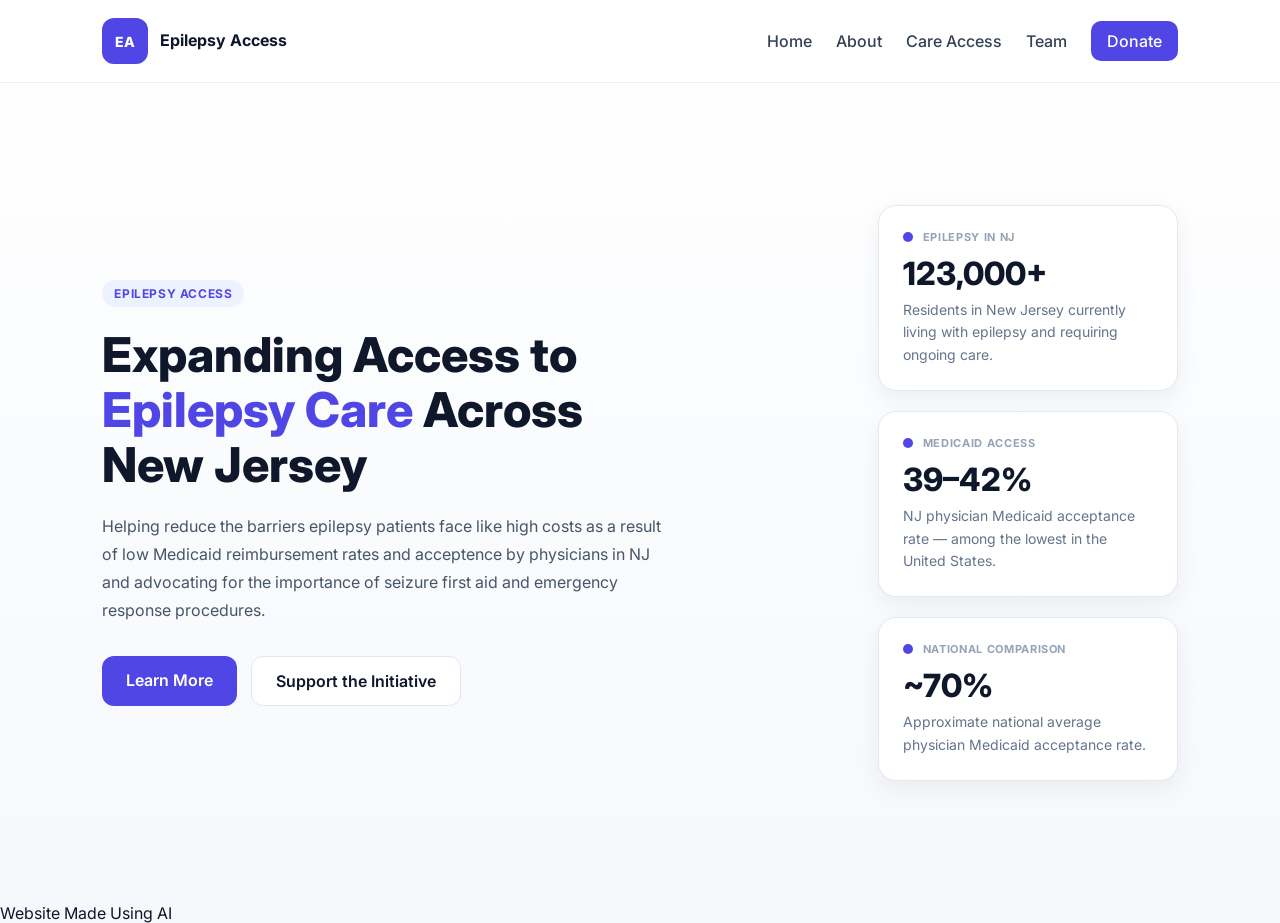
<file: index.html>
<!DOCTYPE html>
<html lang="en">
<head>
    <meta charset="UTF-8" />
    <meta name="viewport" content="width=device-width, initial-scale=1.0" />
    <title>Epilepsy Access NJ</title>
    <link rel="stylesheet" href="style.css" />
    <link rel="preconnect" href="https://fonts.googleapis.com">
    <link rel="preconnect" href="https://fonts.gstatic.com" crossorigin>
    <link href="https://fonts.googleapis.com/css2?family=Inter:wght@300;400;500;600;700;800;900&display=swap" rel="stylesheet">
</head>
<body>

    <nav class="navbar">
        <div class="logo-container">
            <div class="logo-box">EA</div>
            <div class="logo-text">
                <h2>Epilepsy Access</h2>
                <p></p>
            </div>
        </div>
        <ul class="nav-links">
            <li><a href="index.html">Home</a></li>
            <li><a href="about.html">About</a></li>
            <li><a href="care.html">Care Access</a></li>
            <li><a href="team.html">Team</a></li>
            <li><a href="donate.html" class="donate-nav-btn">Donate</a></li>
        </ul>
    </nav>

    <section class="hero">
        <div class="hero-left">
            <div class="hero-badge">EPILEPSY ACCESS</div>
            <h1>Expanding Access to <span>Epilepsy Care</span> Across New Jersey</h1>
            <p class="hero-description">
                Helping reduce the barriers epilepsy patients face like high costs as a result of low Medicaid reimbursement 
                rates and acceptence by physicians in NJ and advocating for the importance of seizure first aid and emergency 
                response procedures.
            </p>
            <div class="hero-buttons">
                <a href="about.html" class="primary-btn">Learn More</a>
                <a href="donate.html" class="secondary-btn">Support the Initiative</a>
            </div>
        </div>

        <div class="hero-right">
            <div class="stat-card">
                <div class="stat-header">
                    <div class="stat-icon"></div>
                    <span>EPILEPSY IN NJ</span>
                </div>
                <h2>123,000+</h2>
                <p>Residents in New Jersey currently living with epilepsy and requiring ongoing care.</p>
            </div>
            <div class="stat-card">
                <div class="stat-header">
                    <div class="stat-icon"></div>
                    <span>MEDICAID ACCESS</span>
                </div>
                <h2>39–42%</h2>
                <p>NJ physician Medicaid acceptance rate — among the lowest in the United States.</p>
            </div>
            <div class="stat-card">
                <div class="stat-header">
                    <div class="stat-icon"></div>
                    <span>NATIONAL COMPARISON</span>
                </div>
                <h2>~70%</h2>
                <p>Approximate national average physician Medicaid acceptance rate.</p>
            </div>
        </div>
    </section>
<footer>Website Made Using AI</footer>
</body>
</html>
</file>
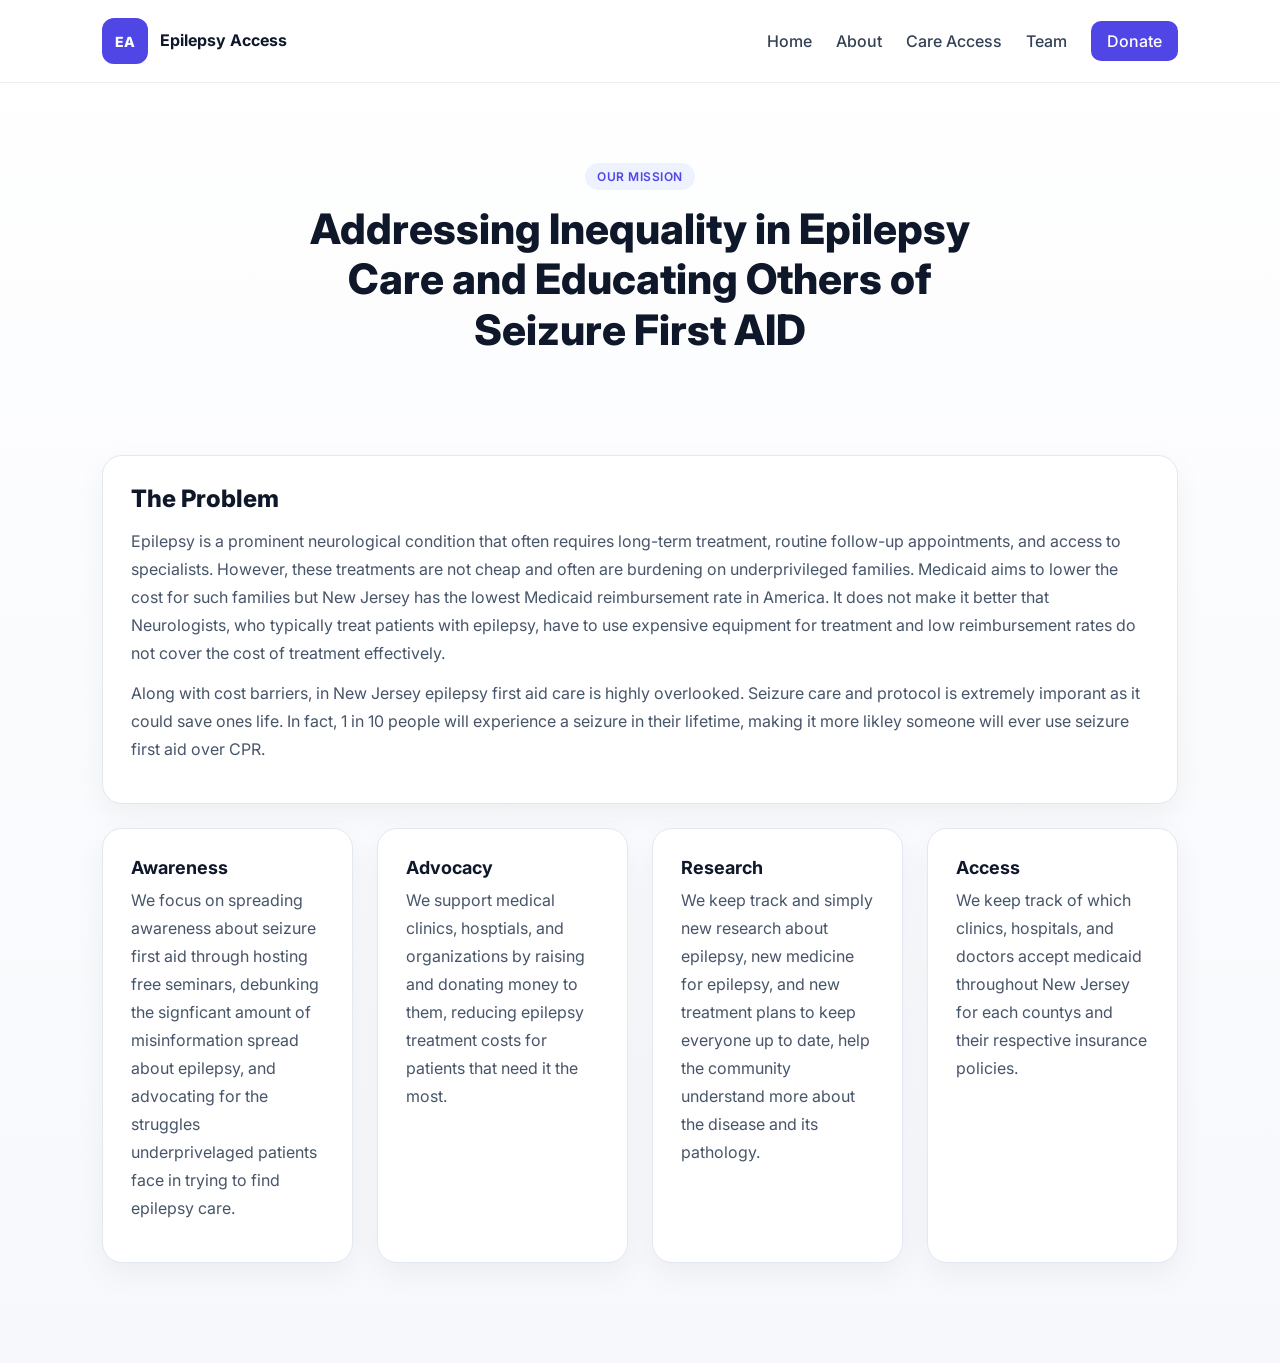
<file: about.html>
<!DOCTYPE html>
<html lang="en">
<head>
    <meta charset="UTF-8">
    <meta name="viewport" content="width=device-width, initial-scale=1.0">
    <title>About | Epilepsy Access NJ</title>
    <link rel="stylesheet" href="style.css">
    <link href="https://fonts.googleapis.com/css2?family=Inter:wght@300;400;500;600;700;800;900&display=swap" rel="stylesheet">
</head>
<body>

    <nav class="navbar">
        <div class="logo-container">
            <div class="logo-box">EA</div>
            <div class="logo-text">
                <h2>Epilepsy Access</h2>
                <p></p>
            </div>
        </div>
        <ul class="nav-links">
            <li><a href="index.html">Home</a></li>
            <li><a href="about.html">About</a></li>
            <li><a href="care.html">Care Access</a></li>
            <li><a href="team.html">Team</a></li>
            <li><a href="donate.html" class="donate-nav-btn">Donate</a></li>
        </ul>
    </nav>

    <section class="page-hero">
        <p class="section-tag">OUR MISSION</p>
        <h1>Addressing Inequality in Epilepsy Care and Educating Others of Seizure First AID</h1>
    </section>

    <section class="content-section">
        <div class="content-grid">
            <div class="content-card large-card">
                <h2>The Problem</h2>
                <p>Epilepsy is a prominent neurological condition that often requires long-term treatment, routine follow-up appointments, and access to specialists. 
                However, these treatments are not cheap and often are burdening on underprivileged families. Medicaid aims to lower the cost for such families
                but New Jersey has the lowest Medicaid reimbursement rate in America. It does not make it better that Neurologists, who typically treat patients with epilepsy,
                have to use expensive equipment for treatment and low reimbursement rates do not cover the cost of treatment effectively. </p>
                <p>Along with cost barriers, in New Jersey epilepsy first aid care is highly overlooked. Seizure care and protocol is extremely imporant
                    as it could save ones life. In fact, 1 in 10 people will experience a seizure in their lifetime, making it more likley someone will ever use 
                    seizure first aid over CPR.</p>
                
            </div>
            <div class="content-card">
                <h3>Awareness</h3>
                <p>We focus on spreading awareness about seizure first aid through hosting free seminars, debunking the signficant amount of misinformation spread about epilepsy, 
                    and advocating for the struggles underprivelaged patients face in trying to find epilepsy care.  </p>
            </div>
            <div class="content-card">
                <h3>Advocacy</h3>
                <p>We support medical clinics, hosptials, and organizations by raising and donating money to them, reducing epilepsy treatment costs for patients that need it the most. </p>
            </div>
            <div class="content-card">
                <h3>Research</h3>
                <p>We keep track and simply new research about epilepsy, new medicine for epilepsy, and new treatment plans to keep everyone up to date, help the community understand more 
                about the disease and its pathology.</p>
            </div>
            <div class="content-card">
                <h3>Access</h3>
                <p>We keep track of which clinics, hospitals, and doctors accept medicaid throughout New Jersey for each countys and their respective insurance policies.</p>
            </div>
        </div>
    </section>

</body>
</html>
</file>
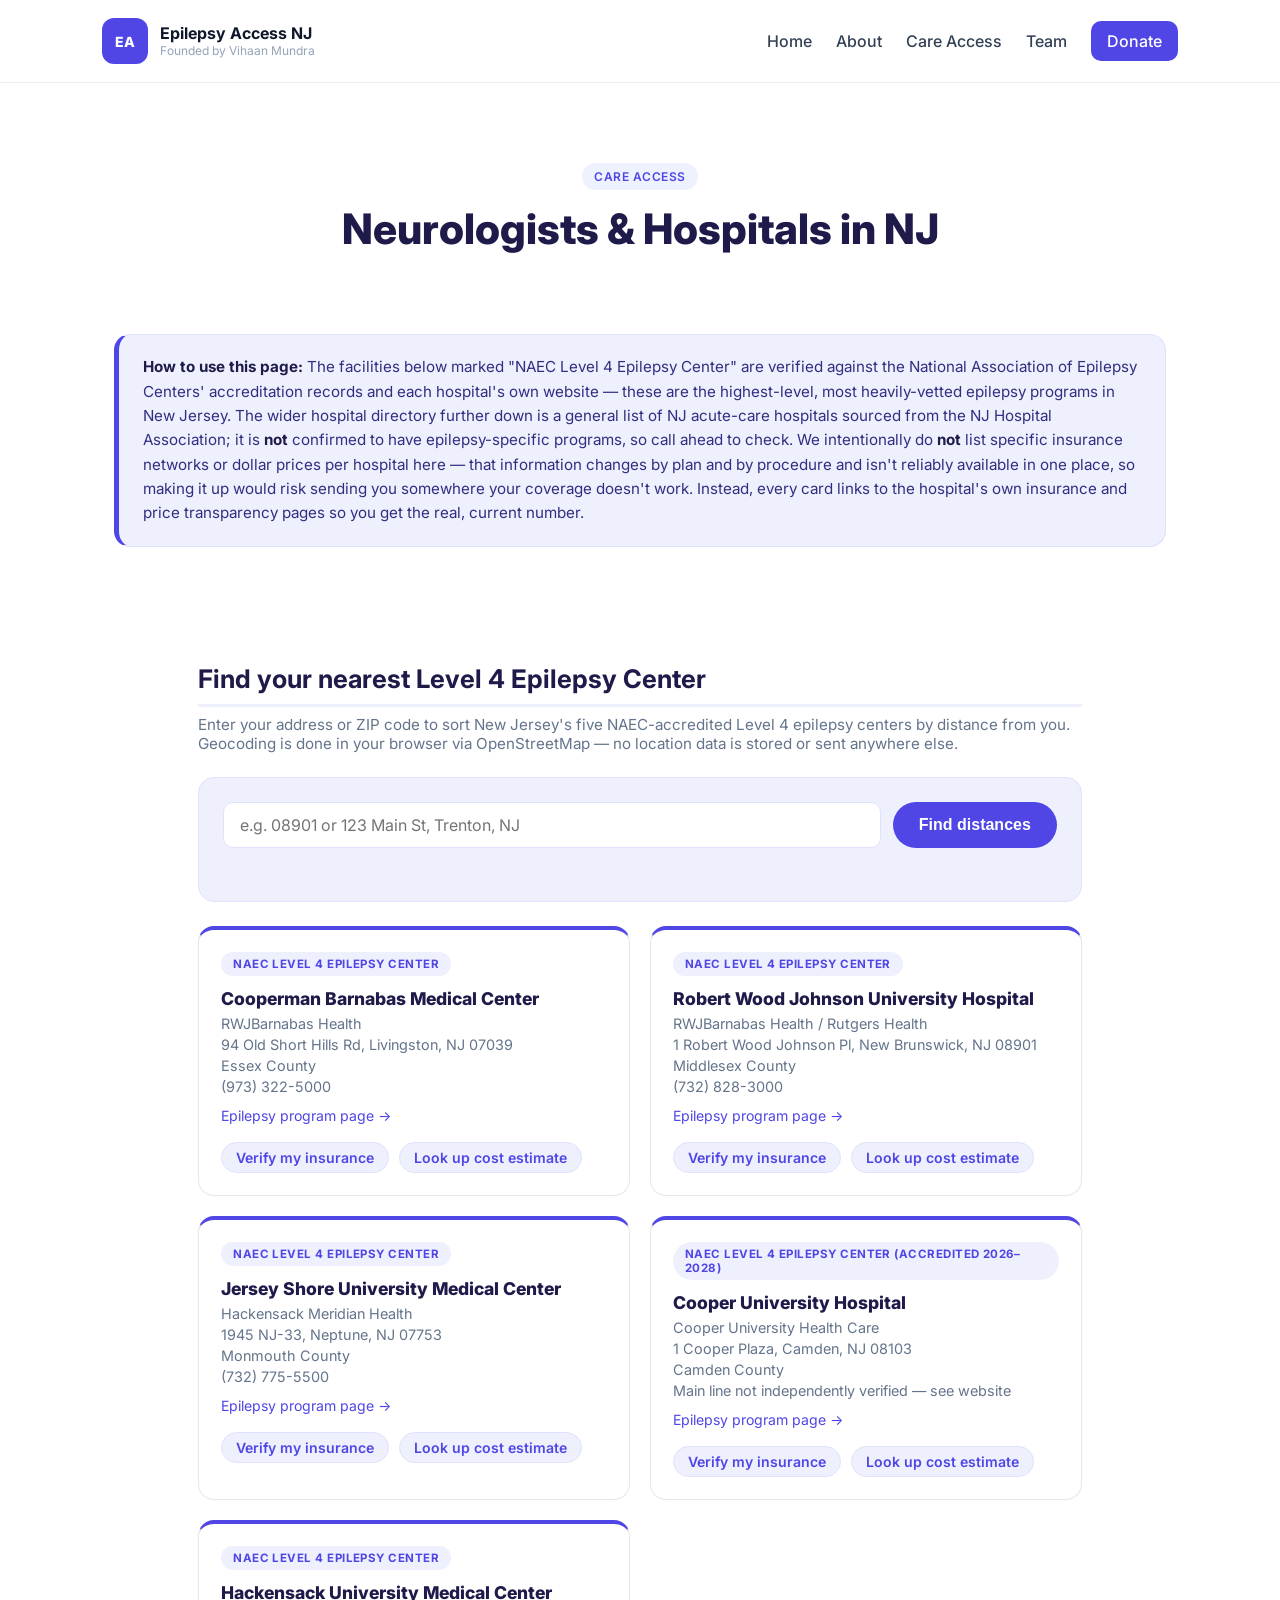
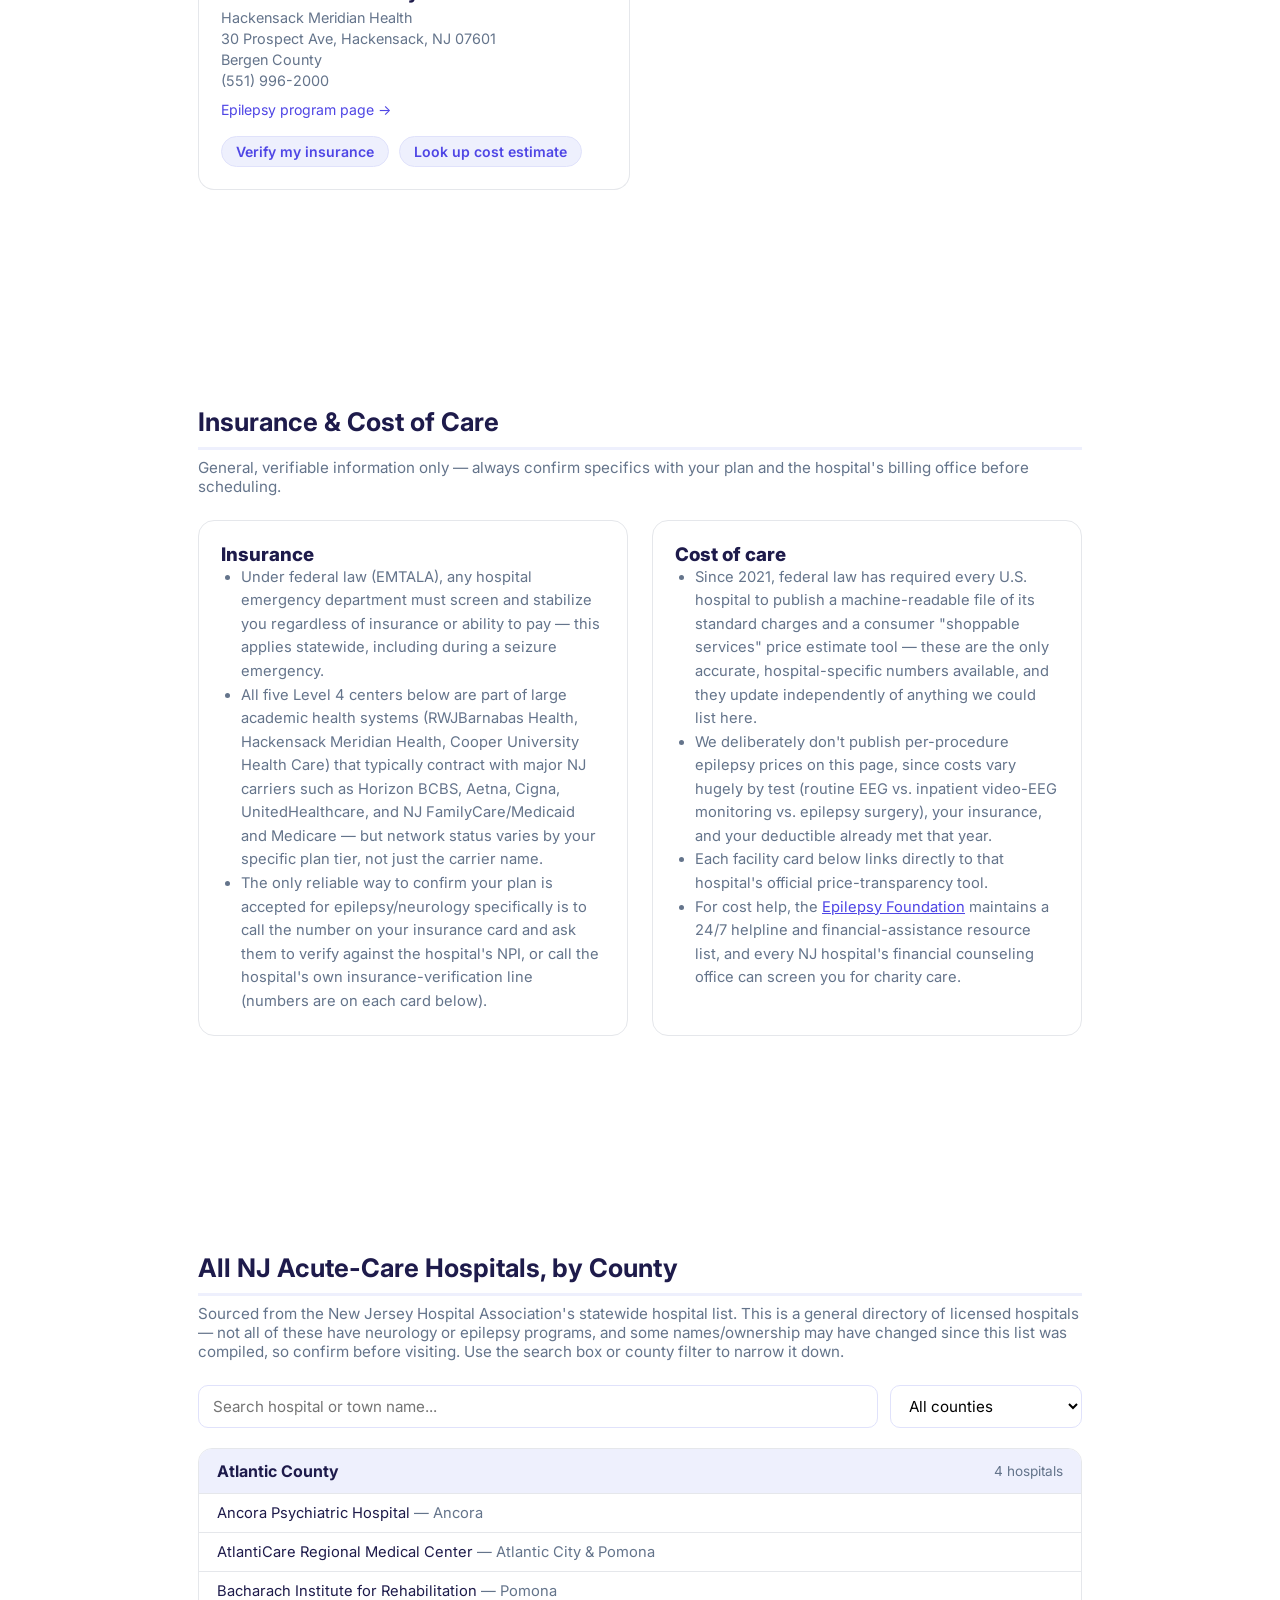
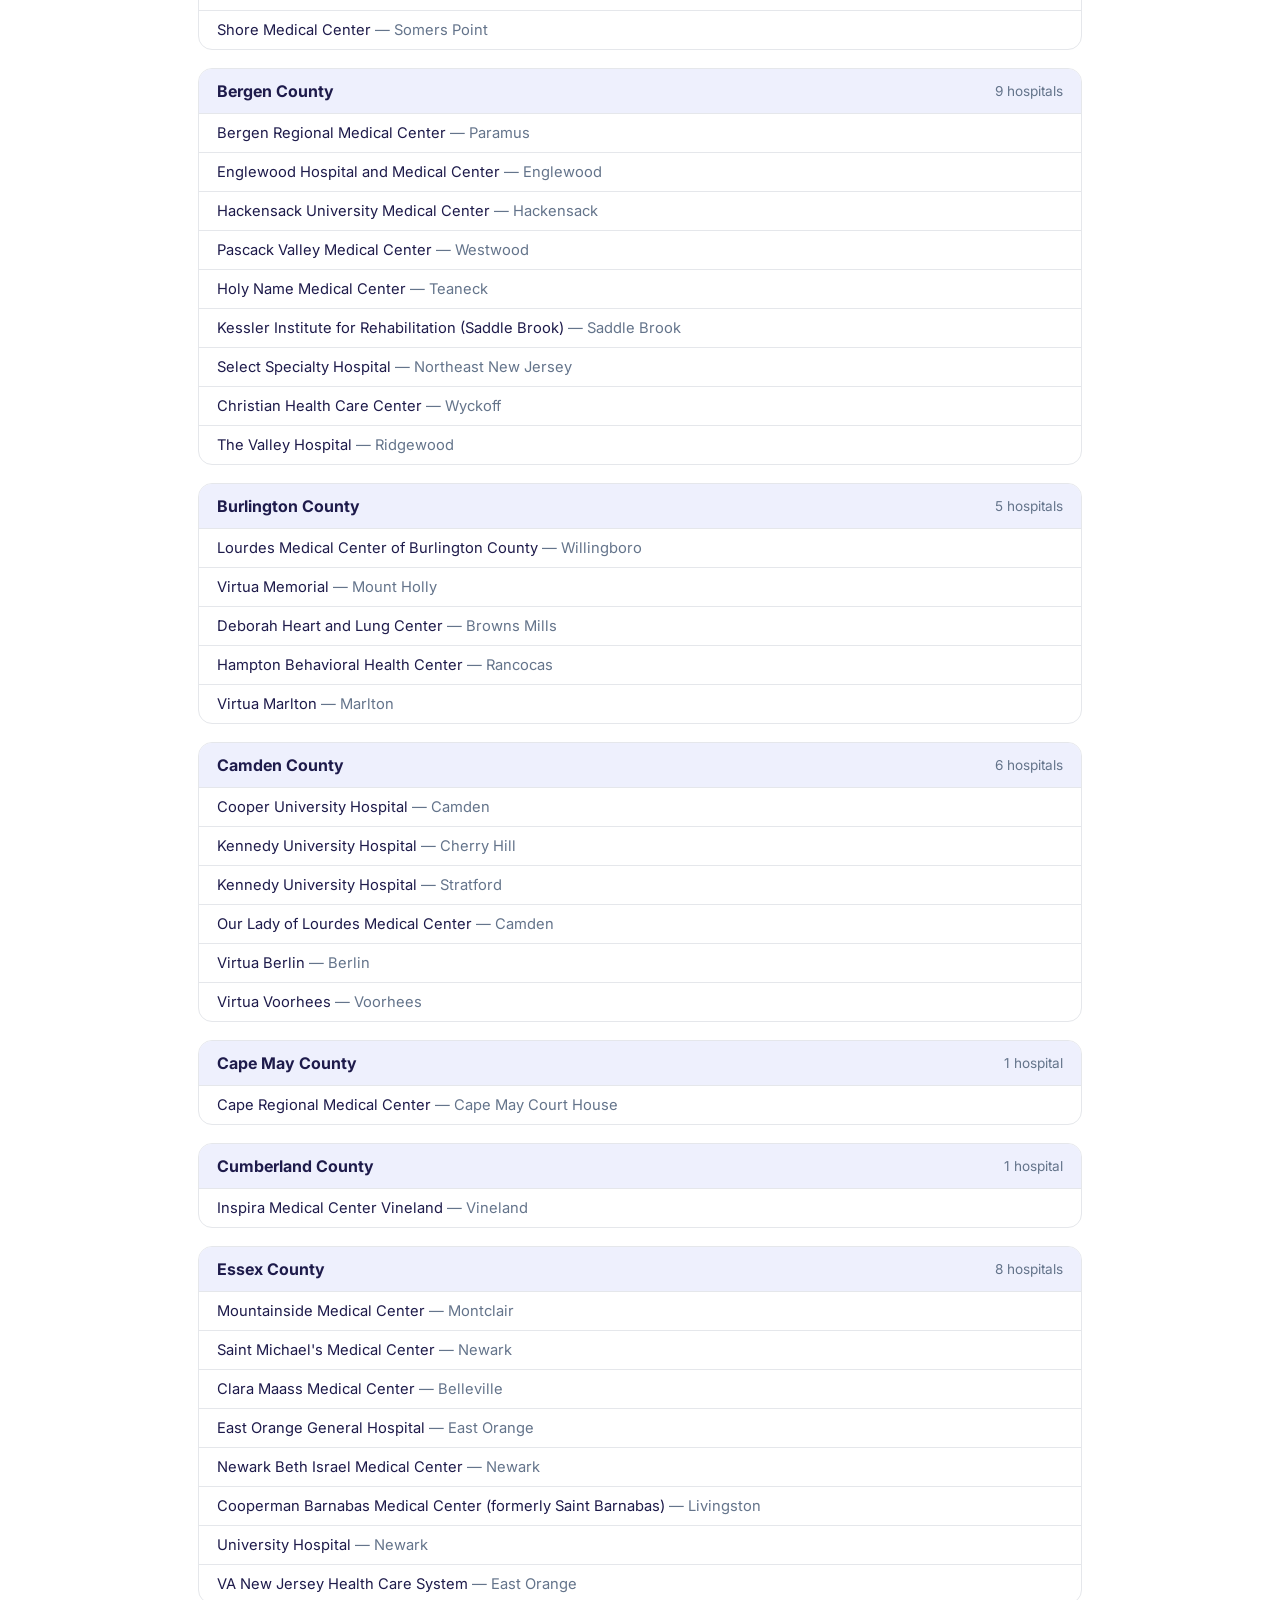
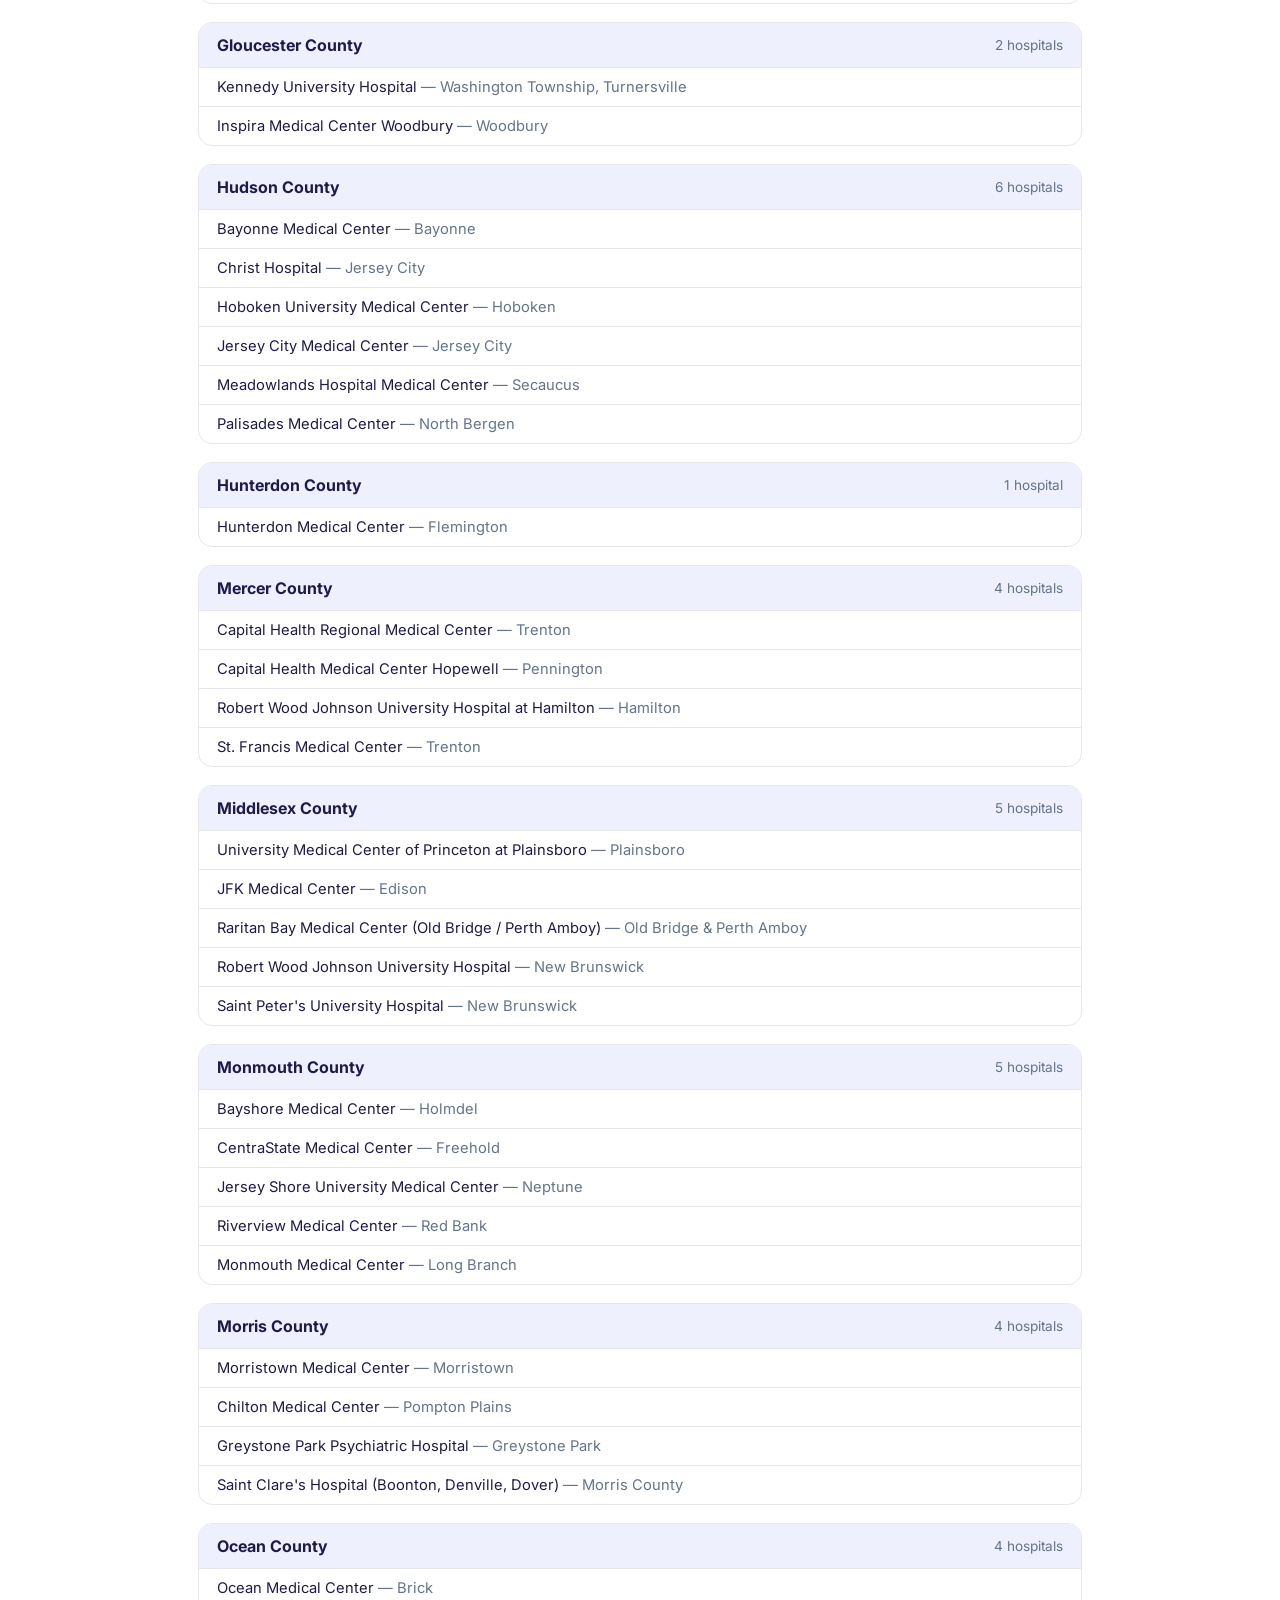
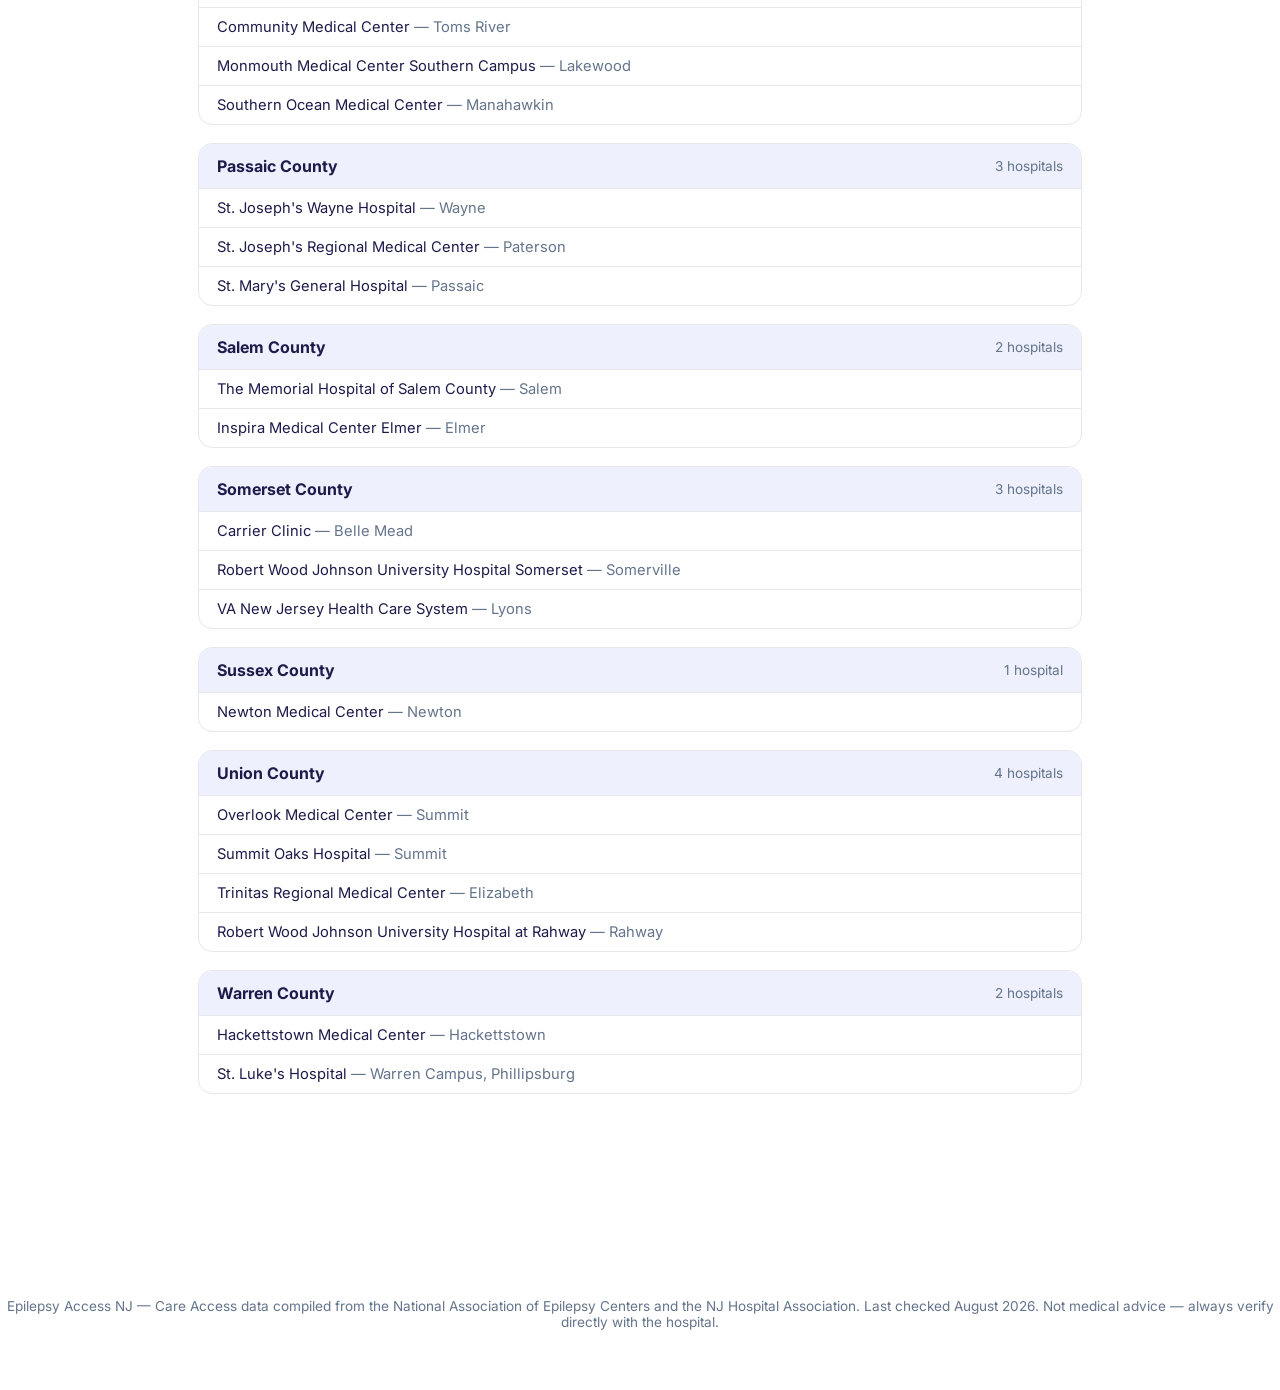
<file: care.html>
<!DOCTYPE html>
<html lang="en">
<head>
    <meta charset="UTF-8">
    <meta name="viewport" content="width=device-width, initial-scale=1.0">
    <title>Care Access | Epilepsy Access NJ</title>
    <link rel="stylesheet" href="style.css">
    <link href="https://fonts.googleapis.com/css2?family=Inter:wght@300;400;500;600;700;800;900&display=swap" rel="stylesheet">
    <style>
        /* ---------------------------------------------------------
           Page-specific styles for care.html
           Simple blue & white palette, kept consistent with the
           nav/hero markup already used on index.html.
           If style.css already defines .navbar, .logo-box, etc,
           these rules only ADD the care-access-page-specific pieces
           below so nothing should conflict.
        ----------------------------------------------------------*/
        :root{
            --blue-dark:#1e1b4b;      /* headline navy/indigo */
            --blue:#4f46e5;           /* primary indigo (logo, buttons, links) */
            --blue-mid:#6366f1;
            --blue-light:#eef0fd;     /* pale tag/panel background */
            --blue-border:#e0e2fb;
            --white:#ffffff;
            --gray-text:#64748b;
            --gray-line:#e5e7eb;
        }

        * { box-sizing: border-box; }

        body { font-family: 'Inter', Arial, sans-serif; color:#1e1b4b; background:var(--white); margin:0; }

        .wrap { max-width: 1100px; margin: 0 auto; padding: 0 24px; }

        /* ---------- disclaimer ---------- */
        .disclaimer {
            background: var(--blue-light);
            border: 1px solid var(--blue-border);
            border-left: 5px solid var(--blue);
            border-radius: 16px;
            padding: 20px 24px;
            margin: 40px auto;
            font-size: 0.95rem;
            line-height: 1.6;
            color: #312e81;
        }
        .disclaimer strong { color: var(--blue-dark); }

        /* ---------- section headers ---------- */
        .content-section { margin: 56px auto; }
        .content-section h2 {
            color: var(--blue-dark);
            font-size: 1.6rem;
            font-weight: 700;
            border-bottom: 3px solid var(--blue-light);
            padding-bottom: 10px;
            margin-bottom: 8px;
        }
        .content-section p.section-sub {
            color: var(--gray-text);
            font-size: 0.95rem;
            margin-top: 0;
            margin-bottom: 24px;
        }

        /* ---------- distance finder ---------- */
        .finder-box {
            background: var(--blue-light);
            border: 1px solid var(--blue-border);
            border-radius: 16px;
            padding: 24px;
        }
        .finder-row {
            display: flex;
            gap: 12px;
            flex-wrap: wrap;
        }
        .finder-row input[type="text"] {
            flex: 1;
            min-width: 220px;
            padding: 12px 16px;
            font-size: 1rem;
            border: 1px solid var(--blue-border);
            border-radius: 10px;
            font-family: inherit;
            background: var(--white);
        }
        .finder-row button {
            background: var(--blue);
            color: var(--white);
            border: none;
            padding: 12px 26px;
            border-radius: 999px;
            font-size: 1rem;
            font-weight: 600;
            cursor: pointer;
        }
        .finder-row button:hover { background: #4338ca; }
        .finder-status { margin-top: 12px; font-size: 0.9rem; color: var(--gray-text); min-height: 1.2em; }

        /* ---------- facility cards ---------- */
        .card-grid {
            display: grid;
            grid-template-columns: repeat(auto-fit, minmax(300px, 1fr));
            gap: 20px;
            margin-top: 24px;
        }
        .facility-card {
            border: 1px solid var(--gray-line);
            border-top: 4px solid var(--blue);
            border-radius: 16px;
            padding: 22px;
            background: var(--white);
        }
        .facility-card h3 { margin: 0 0 6px; color: var(--blue-dark); font-size: 1.1rem; font-weight: 800; }
        .badge {
            display: inline-block;
            background: var(--blue-light);
            color: var(--blue);
            font-size: 0.72rem;
            font-weight: 700;
            letter-spacing: .04em;
            padding: 5px 12px;
            border-radius: 999px;
            margin-bottom: 12px;
            text-transform: uppercase;
        }
        .facility-card .meta { font-size: 0.9rem; color: var(--gray-text); margin: 4px 0; }
        .facility-card .distance {
            margin-top: 12px;
            font-weight: 700;
            color: var(--blue-dark);
            font-size: 0.95rem;
        }
        .facility-card a { color: var(--blue); text-decoration: none; font-size: 0.88rem; }
        .facility-card a:hover { text-decoration: underline; }
        .card-links { margin-top: 12px; display:flex; flex-wrap:wrap; gap: 10px; }

        /* ---------- county directory ---------- */
        .directory-controls {
            display:flex;
            gap:12px;
            flex-wrap:wrap;
            margin-bottom: 20px;
        }
        .directory-controls input, .directory-controls select {
            padding: 10px 14px;
            border: 1px solid var(--blue-border);
            border-radius: 10px;
            font-family: inherit;
            font-size: 0.95rem;
            background: var(--white);
        }
        .directory-controls input { flex: 1; min-width: 200px; }

        .county-block { margin-bottom: 18px; border: 1px solid var(--gray-line); border-radius: 14px; overflow: hidden; }
        .county-header {
            background: var(--blue-light);
            padding: 12px 18px;
            font-weight: 700;
            color: var(--blue-dark);
            cursor: pointer;
            display:flex;
            justify-content: space-between;
            align-items: center;
        }
        .county-header .count { font-weight: 400; color: var(--gray-text); font-size: 0.85rem; }
        .county-list { list-style: none; margin: 0; padding: 0; }
        .county-list li {
            padding: 10px 18px;
            border-top: 1px solid var(--gray-line);
            font-size: 0.92rem;
        }
        .county-list li span.town { color: var(--gray-text); }
        .hidden { display: none; }

        /* ---------- info sections (insurance / pricing) ---------- */
        .info-two-col {
            display: grid;
            grid-template-columns: 1fr 1fr;
            gap: 24px;
        }
        @media (max-width: 720px) { .info-two-col { grid-template-columns: 1fr; } }
        .info-panel {
            background: var(--white);
            border: 1px solid var(--gray-line);
            border-radius: 16px;
            padding: 22px;
        }
        .info-panel h3 { color: var(--blue-dark); margin-top:0; font-weight: 800; }
        .info-panel ul { padding-left: 20px; color: var(--gray-text); font-size: 0.92rem; line-height:1.6; }
        .info-panel a { color: var(--blue); }

        .verify-link-btn {
            display:inline-block;
            margin-top: 6px;
            font-size: 0.82rem;
            background: var(--blue-light);
            border: 1px solid var(--blue-border);
            color: var(--blue);
            font-weight: 600;
            padding: 6px 14px;
            border-radius: 999px;
            text-decoration:none;
        }
        .verify-link-btn:hover { background: var(--blue-border); }

        footer.simple-footer {
            text-align:center;
            padding: 30px 0 60px;
            color: var(--gray-text);
            font-size: 0.85rem;
        }
    </style>
</head>
<body>
    <nav class="navbar">
        <div class="logo-container">
            <div class="logo-box">EA</div>
            <div class="logo-text">
                <h2>Epilepsy Access NJ</h2>
                <p>Founded by Vihaan Mundra</p>
            </div>
        </div>
        <ul class="nav-links">
            <li><a href="index.html">Home</a></li>
            <li><a href="about.html">About</a></li>
            <li><a href="care.html">Care Access</a></li>
            <li><a href="team.html">Team</a></li>
            <li><a href="donate.html" class="donate-nav-btn">Donate</a></li>
        </ul>
    </nav>

    <section class="page-hero">
        <p class="section-tag">CARE ACCESS</p>
        <h1>Neurologists & Hospitals in NJ</h1>
    </section>

    <div class="wrap">

        <div class="disclaimer">
            <strong>How to use this page:</strong> The facilities below marked "NAEC Level 4 Epilepsy Center" are verified
            against the National Association of Epilepsy Centers' accreditation records and each hospital's own website —
            these are the highest-level, most heavily-vetted epilepsy programs in New Jersey. The wider hospital directory
            further down is a general list of NJ acute-care hospitals sourced from the NJ Hospital Association; it is
            <strong>not</strong> confirmed to have epilepsy-specific programs, so call ahead to check. We intentionally do
            <strong>not</strong> list specific insurance networks or dollar prices per hospital here — that information
            changes by plan and by procedure and isn't reliably available in one place, so making it up would risk sending
            you somewhere your coverage doesn't work. Instead, every card links to the hospital's own insurance and price
            transparency pages so you get the real, current number.
        </div>

        <!-- ================= DISTANCE FINDER ================= -->
        <section class="content-section" id="finder">
            <h2>Find your nearest Level 4 Epilepsy Center</h2>
            <p class="section-sub">Enter your address or ZIP code to sort New Jersey's five NAEC-accredited Level 4 epilepsy centers by distance from you. Geocoding is done in your browser via OpenStreetMap — no location data is stored or sent anywhere else.</p>

            <div class="finder-box">
                <div class="finder-row">
                    <input type="text" id="userLocation" placeholder="e.g. 08901 or 123 Main St, Trenton, NJ" />
                    <button onclick="findDistances()">Find distances</button>
                </div>
                <div class="finder-status" id="finderStatus"></div>
            </div>

            <div class="card-grid" id="epilepsyCards"></div>
        </section>

        <!-- ================= INSURANCE & PRICING ================= -->
        <section class="content-section" id="insurance-pricing">
            <h2>Insurance & Cost of Care</h2>
            <p class="section-sub">General, verifiable information only — always confirm specifics with your plan and the hospital's billing office before scheduling.</p>
            <div class="info-two-col">
                <div class="info-panel">
                    <h3>Insurance</h3>
                    <ul>
                        <li>Under federal law (EMTALA), any hospital emergency department must screen and stabilize you regardless of insurance or ability to pay — this applies statewide, including during a seizure emergency.</li>
                        <li>All five Level 4 centers below are part of large academic health systems (RWJBarnabas Health, Hackensack Meridian Health, Cooper University Health Care) that typically contract with major NJ carriers such as Horizon BCBS, Aetna, Cigna, UnitedHealthcare, and NJ FamilyCare/Medicaid and Medicare — but network status varies by your specific plan tier, not just the carrier name.</li>
                        <li>The only reliable way to confirm your plan is accepted for epilepsy/neurology specifically is to call the number on your insurance card and ask them to verify against the hospital's NPI, or call the hospital's own insurance-verification line (numbers are on each card below).</li>
                    </ul>
                </div>
                <div class="info-panel">
                    <h3>Cost of care</h3>
                    <ul>
                        <li>Since 2021, federal law has required every U.S. hospital to publish a machine-readable file of its standard charges and a consumer "shoppable services" price estimate tool — these are the only accurate, hospital-specific numbers available, and they update independently of anything we could list here.</li>
                        <li>We deliberately don't publish per-procedure epilepsy prices on this page, since costs vary hugely by test (routine EEG vs. inpatient video-EEG monitoring vs. epilepsy surgery), your insurance, and your deductible already met that year.</li>
                        <li>Each facility card below links directly to that hospital's official price-transparency tool.</li>
                        <li>For cost help, the <a href="https://www.epilepsy.com" target="_blank" rel="noopener">Epilepsy Foundation</a> maintains a 24/7 helpline and financial-assistance resource list, and every NJ hospital's financial counseling office can screen you for charity care.</li>
                    </ul>
                </div>
            </div>
        </section>

        <!-- ================= GENERAL HOSPITAL DIRECTORY ================= -->
        <section class="content-section" id="directory">
            <h2>All NJ Acute-Care Hospitals, by County</h2>
            <p class="section-sub">Sourced from the New Jersey Hospital Association's statewide hospital list. This is a general directory of licensed hospitals — not all of these have neurology or epilepsy programs, and some names/ownership may have changed since this list was compiled, so confirm before visiting. Use the search box or county filter to narrow it down.</p>

            <div class="directory-controls">
                <input type="text" id="dirSearch" placeholder="Search hospital or town name..." onkeyup="renderDirectory()">
                <select id="dirCounty" onchange="renderDirectory()">
                    <option value="">All counties</option>
                </select>
            </div>

            <div id="directoryContainer"></div>
        </section>

    </div>

    <footer class="simple-footer">
        Epilepsy Access NJ — Care Access data compiled from the National Association of Epilepsy Centers and the NJ Hospital Association. Last checked August 2026. Not medical advice — always verify directly with the hospital.
    </footer>

<script>
/* ============================================================
   VERIFIED NAEC LEVEL 4 EPILEPSY CENTERS (New Jersey)
   Sourced directly from NAEC accreditation announcements and
   each hospital's own site. Phone numbers are the hospitals'
   published main lines, not epilepsy-department direct lines.
   ============================================================ */
const epilepsyCenters = [
    {
        name: "Cooperman Barnabas Medical Center",
        system: "RWJBarnabas Health",
        address: "94 Old Short Hills Rd, Livingston, NJ 07039",
        county: "Essex County",
        phone: "(973) 322-5000",
        level: "NAEC Level 4 Epilepsy Center",
        website: "https://www.rwjbh.org/cooperman-barnabas-medical-center/treatment-care/neurology-and-neurosurgical-services/department-of-neurology/adult-and-pediatric-comprehensive-epilepsy-cente/"
    },
    {
        name: "Robert Wood Johnson University Hospital",
        system: "RWJBarnabas Health / Rutgers Health",
        address: "1 Robert Wood Johnson Pl, New Brunswick, NJ 08901",
        county: "Middlesex County",
        phone: "(732) 828-3000",
        level: "NAEC Level 4 Epilepsy Center",
        website: "https://www.rwjbh.org/treatment-care/neuroscience/neurosurgery/conditions-treated/epilepsy/"
    },
    {
        name: "Jersey Shore University Medical Center",
        system: "Hackensack Meridian Health",
        address: "1945 NJ-33, Neptune, NJ 07753",
        county: "Monmouth County",
        phone: "(732) 775-5500",
        level: "NAEC Level 4 Epilepsy Center",
        website: "https://www.hackensackmeridianhealth.org/en/info/neuro/level-4-epilepsy-program"
    },
    {
        name: "Cooper University Hospital",
        system: "Cooper University Health Care",
        address: "1 Cooper Plaza, Camden, NJ 08103",
        county: "Camden County",
        phone: "Main line not independently verified — see website",
        level: "NAEC Level 4 Epilepsy Center (accredited 2026–2028)",
        website: "https://www.cooperhealth.org/services/epilepsy-center"
    },
    {
        name: "Hackensack University Medical Center",
        system: "Hackensack Meridian Health",
        address: "30 Prospect Ave, Hackensack, NJ 07601",
        county: "Bergen County",
        phone: "(551) 996-2000",
        level: "NAEC Level 4 Epilepsy Center",
        website: "https://www.hackensackmeridianhealth.org/en/locations/humc-epilepsy-program"
    }
];

function googleSearchLink(query) {
    return "https://www.google.com/search?q=" + encodeURIComponent(query);
}

function renderEpilepsyCards(distances) {
    const grid = document.getElementById('epilepsyCards');
    grid.innerHTML = "";
    let list = epilepsyCenters.map((f, i) => ({ ...f, distance: distances ? distances[i] : null }));
    if (distances) list.sort((a, b) => (a.distance ?? 999999) - (b.distance ?? 999999));

    list.forEach(f => {
        const card = document.createElement('div');
        card.className = 'facility-card';
        card.innerHTML = `
            <span class="badge">${f.level}</span>
            <h3>${f.name}</h3>
            <div class="meta">${f.system}</div>
            <div class="meta">${f.address}</div>
            <div class="meta">${f.county}</div>
            <div class="meta">${f.phone}</div>
            ${f.distance !== null && f.distance !== undefined ? `<div class="distance">${f.distance.toFixed(1)} miles away</div>` : ""}
            <div class="card-links">
                <a href="${f.website}" target="_blank" rel="noopener">Epilepsy program page →</a>
            </div>
            <div class="card-links">
                <a class="verify-link-btn" href="${googleSearchLink(f.name + ' insurance accepted')}" target="_blank" rel="noopener">Verify my insurance</a>
                <a class="verify-link-btn" href="${googleSearchLink(f.name + ' price transparency tool')}" target="_blank" rel="noopener">Look up cost estimate</a>
            </div>
        `;
        grid.appendChild(card);
    });
}
renderEpilepsyCards(null);

function haversineMiles(lat1, lon1, lat2, lon2) {
    const R = 3958.8; // miles
    const toRad = d => d * Math.PI / 180;
    const dLat = toRad(lat2 - lat1);
    const dLon = toRad(lon2 - lon1);
    const a = Math.sin(dLat/2)**2 + Math.cos(toRad(lat1)) * Math.cos(toRad(lat2)) * Math.sin(dLon/2)**2;
    return R * 2 * Math.atan2(Math.sqrt(a), Math.sqrt(1-a));
}

async function geocode(address) {
    const url = "https://nominatim.openstreetmap.org/search?format=json&limit=1&countrycodes=us&q=" + encodeURIComponent(address);
    const res = await fetch(url, { headers: { "Accept": "application/json" } });
    if (!res.ok) throw new Error("Geocoding request failed");
    const data = await res.json();
    if (!data.length) throw new Error("No match found");
    return { lat: parseFloat(data[0].lat), lon: parseFloat(data[0].lon) };
}

let facilityCoordsCache = null;

async function getFacilityCoords() {
    if (facilityCoordsCache) return facilityCoordsCache;
    const coords = [];
    for (const f of epilepsyCenters) {
        try {
            const c = await geocode(f.address);
            coords.push(c);
        } catch (e) {
            coords.push(null);
        }
        // be polite to the free Nominatim endpoint
        await new Promise(r => setTimeout(r, 300));
    }
    facilityCoordsCache = coords;
    return coords;
}

async function findDistances() {
    const status = document.getElementById('finderStatus');
    const input = document.getElementById('userLocation').value.trim();
    if (!input) { status.textContent = "Enter an address or ZIP code first."; return; }

    status.textContent = "Locating you...";
    try {
        const userCoord = await geocode(input + ", NJ");
        status.textContent = "Calculating distances to each center...";
        const facCoords = await getFacilityCoords();
        const distances = facCoords.map(c => c ? haversineMiles(userCoord.lat, userCoord.lon, c.lat, c.lon) : null);
        renderEpilepsyCards(distances);
        status.textContent = "Distances are straight-line ('as the crow flies'), not driving distance — actual drive time will usually be longer.";
    } catch (e) {
        status.textContent = "Couldn't locate that address. Try a ZIP code or a more specific street address.";
    }
}

/* ============================================================
   GENERAL NJ HOSPITAL DIRECTORY (by county)
   Source: NJ Hospital Association statewide hospital list.
   Names/town only — not confirmed for epilepsy-specific care.
   ============================================================ */
const njHospitals = {
"Atlantic County": ["Ancora Psychiatric Hospital – Ancora","AtlantiCare Regional Medical Center – Atlantic City & Pomona","Bacharach Institute for Rehabilitation – Pomona","Shore Medical Center – Somers Point"],
"Bergen County": ["Bergen Regional Medical Center – Paramus","Englewood Hospital and Medical Center – Englewood","Hackensack University Medical Center – Hackensack","Pascack Valley Medical Center – Westwood","Holy Name Medical Center – Teaneck","Kessler Institute for Rehabilitation (Saddle Brook) – Saddle Brook","Select Specialty Hospital – Northeast New Jersey – Rochelle Park","Christian Health Care Center – Wyckoff","The Valley Hospital – Ridgewood"],
"Burlington County": ["Lourdes Medical Center of Burlington County – Willingboro","Virtua Memorial – Mount Holly","Deborah Heart and Lung Center – Browns Mills","Hampton Behavioral Health Center – Rancocas","Virtua Marlton – Marlton"],
"Camden County": ["Cooper University Hospital – Camden","Kennedy University Hospital – Cherry Hill","Kennedy University Hospital – Stratford","Our Lady of Lourdes Medical Center – Camden","Virtua Berlin – Berlin","Virtua Voorhees – Voorhees"],
"Cape May County": ["Cape Regional Medical Center – Cape May Court House"],
"Cumberland County": ["Inspira Medical Center Vineland – Vineland"],
"Essex County": ["Mountainside Medical Center – Montclair","Saint Michael's Medical Center – Newark","Clara Maass Medical Center – Belleville","East Orange General Hospital – East Orange","Newark Beth Israel Medical Center – Newark","Cooperman Barnabas Medical Center (formerly Saint Barnabas) – Livingston","University Hospital – Newark","VA New Jersey Health Care System – East Orange"],
"Gloucester County": ["Kennedy University Hospital – Washington Township, Turnersville","Inspira Medical Center Woodbury – Woodbury"],
"Hudson County": ["Bayonne Medical Center – Bayonne","Christ Hospital – Jersey City","Hoboken University Medical Center – Hoboken","Jersey City Medical Center – Jersey City","Meadowlands Hospital Medical Center – Secaucus","Palisades Medical Center – North Bergen"],
"Hunterdon County": ["Hunterdon Medical Center – Flemington"],
"Mercer County": ["Capital Health Regional Medical Center – Trenton","Capital Health Medical Center Hopewell – Pennington","Robert Wood Johnson University Hospital at Hamilton – Hamilton","St. Francis Medical Center – Trenton"],
"Middlesex County": ["University Medical Center of Princeton at Plainsboro – Plainsboro","JFK Medical Center – Edison","Raritan Bay Medical Center (Old Bridge / Perth Amboy) – Old Bridge & Perth Amboy","Robert Wood Johnson University Hospital – New Brunswick","Saint Peter's University Hospital – New Brunswick"],
"Monmouth County": ["Bayshore Medical Center – Holmdel","CentraState Medical Center – Freehold","Jersey Shore University Medical Center – Neptune","Riverview Medical Center – Red Bank","Monmouth Medical Center – Long Branch"],
"Morris County": ["Morristown Medical Center – Morristown","Chilton Medical Center – Pompton Plains","Greystone Park Psychiatric Hospital – Greystone Park","Saint Clare's Hospital (Boonton, Denville, Dover) – Morris County"],
"Ocean County": ["Ocean Medical Center – Brick","Community Medical Center – Toms River","Monmouth Medical Center Southern Campus – Lakewood","Southern Ocean Medical Center – Manahawkin"],
"Passaic County": ["St. Joseph's Wayne Hospital – Wayne","St. Joseph's Regional Medical Center – Paterson","St. Mary's General Hospital – Passaic"],
"Salem County": ["The Memorial Hospital of Salem County – Salem","Inspira Medical Center Elmer – Elmer"],
"Somerset County": ["Carrier Clinic – Belle Mead","Robert Wood Johnson University Hospital Somerset – Somerville","VA New Jersey Health Care System – Lyons"],
"Sussex County": ["Newton Medical Center – Newton"],
"Union County": ["Overlook Medical Center – Summit","Summit Oaks Hospital – Summit","Trinitas Regional Medical Center – Elizabeth","Robert Wood Johnson University Hospital at Rahway – Rahway"],
"Warren County": ["Hackettstown Medical Center – Hackettstown","St. Luke's Hospital – Warren Campus, Phillipsburg"]
};

// populate county dropdown
const countySelect = document.getElementById('dirCounty');
Object.keys(njHospitals).forEach(c => {
    const opt = document.createElement('option');
    opt.value = c; opt.textContent = c;
    countySelect.appendChild(opt);
});

function renderDirectory() {
    const container = document.getElementById('directoryContainer');
    const search = document.getElementById('dirSearch').value.toLowerCase();
    const countyFilter = document.getElementById('dirCounty').value;
    container.innerHTML = "";

    Object.entries(njHospitals).forEach(([county, hospitals]) => {
        if (countyFilter && countyFilter !== county) return;
        const filtered = hospitals.filter(h => h.toLowerCase().includes(search));
        if (search && filtered.length === 0) return;

        const block = document.createElement('div');
        block.className = 'county-block';
        block.innerHTML = `
            <div class="county-header">${county} <span class="count">${filtered.length} hospital${filtered.length !== 1 ? 's' : ''}</span></div>
            <ul class="county-list">
                ${filtered.map(h => {
                    const [name, town] = h.split(' – ');
                    return `<li>${name} <span class="town">— ${town || ''}</span></li>`;
                }).join('')}
            </ul>
        `;
        container.appendChild(block);
    });

    if (container.innerHTML === "") {
        container.innerHTML = '<p style="color:var(--gray-text);">No hospitals match that search.</p>';
    }
}
renderDirectory();
</script>
</body>
</html>
</file>
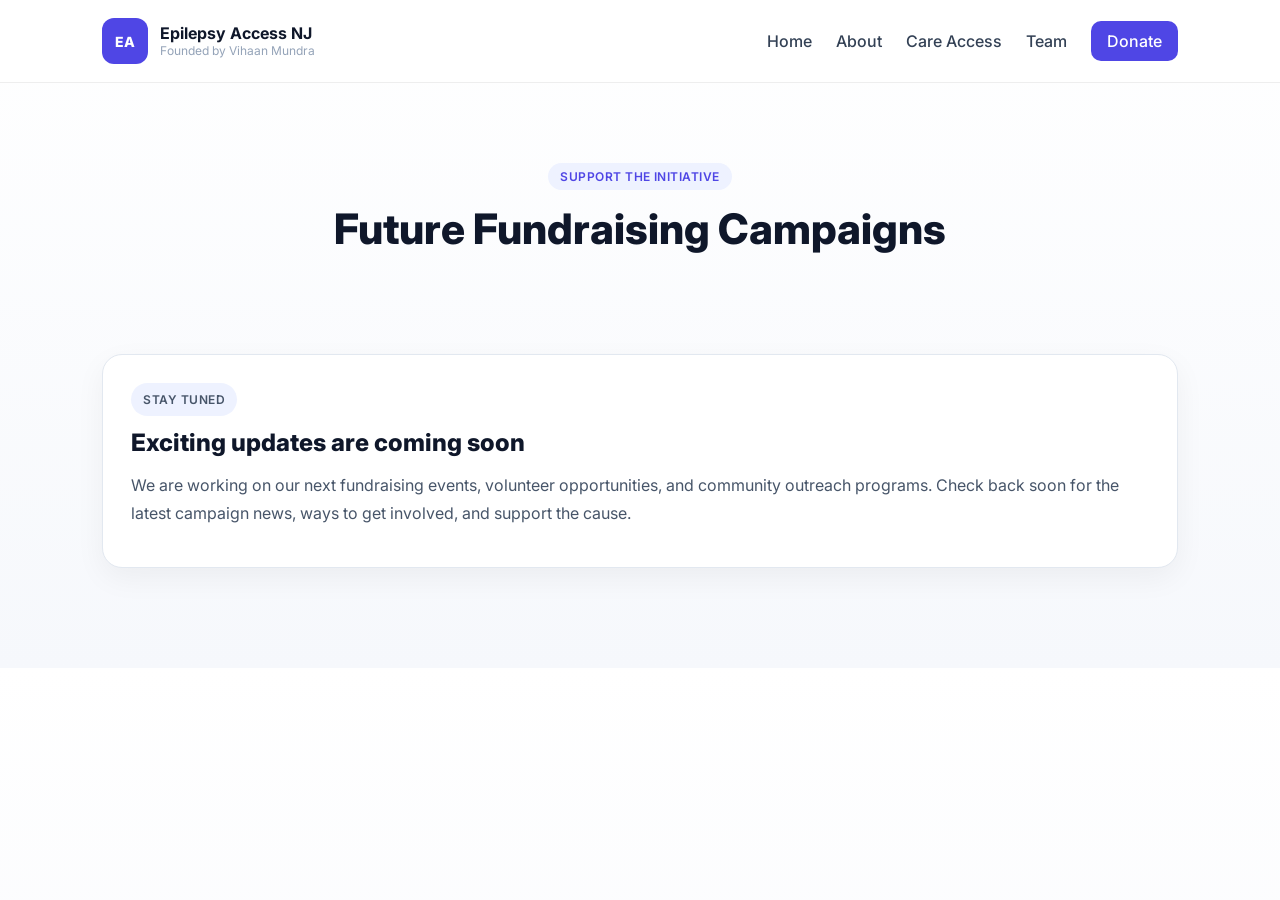
<file: donate.html>
<!DOCTYPE html>
<html lang="en">
<head>
    <meta charset="UTF-8">
    <meta name="viewport" content="width=device-width, initial-scale=1.0">
    <title>Donate | Epilepsy Access NJ</title>
    <link rel="stylesheet" href="style.css">
    <link href="https://fonts.googleapis.com/css2?family=Inter:wght@300;400;500;600;700;800;900&display=swap" rel="stylesheet">
</head>
<body>

    <nav class="navbar">
        <div class="logo-container">
            <div class="logo-box">EA</div>
            <div class="logo-text">
                <h2>Epilepsy Access NJ</h2>
                <p>Founded by Vihaan Mundra</p>
            </div>
        </div>
        <ul class="nav-links">
            <li><a href="index.html">Home</a></li>
            <li><a href="about.html">About</a></li>
            <li><a href="care.html">Care Access</a></li>
            <li><a href="team.html">Team</a></li>
            <li><a href="donate.html" class="donate-nav-btn">Donate</a></li>
        </ul>
    </nav>

    <section class="page-hero">
        <p class="section-tag">SUPPORT THE INITIATIVE</p>
        <h1>Future Fundraising Campaigns</h1>
    </section>

    <section class="content-section">
        <div class="content-grid">
            <div class="content-card large-card">
                <p class="section-tag">STAY TUNED</p>
                <h2>Exciting updates are coming soon</h2>
                <p>We are working on our next fundraising events, volunteer opportunities, and community outreach programs. Check back soon for the latest campaign news, ways to get involved, and support the cause.</p>
            </div>
        </div>
    </section>

</body>
</html>
</file>
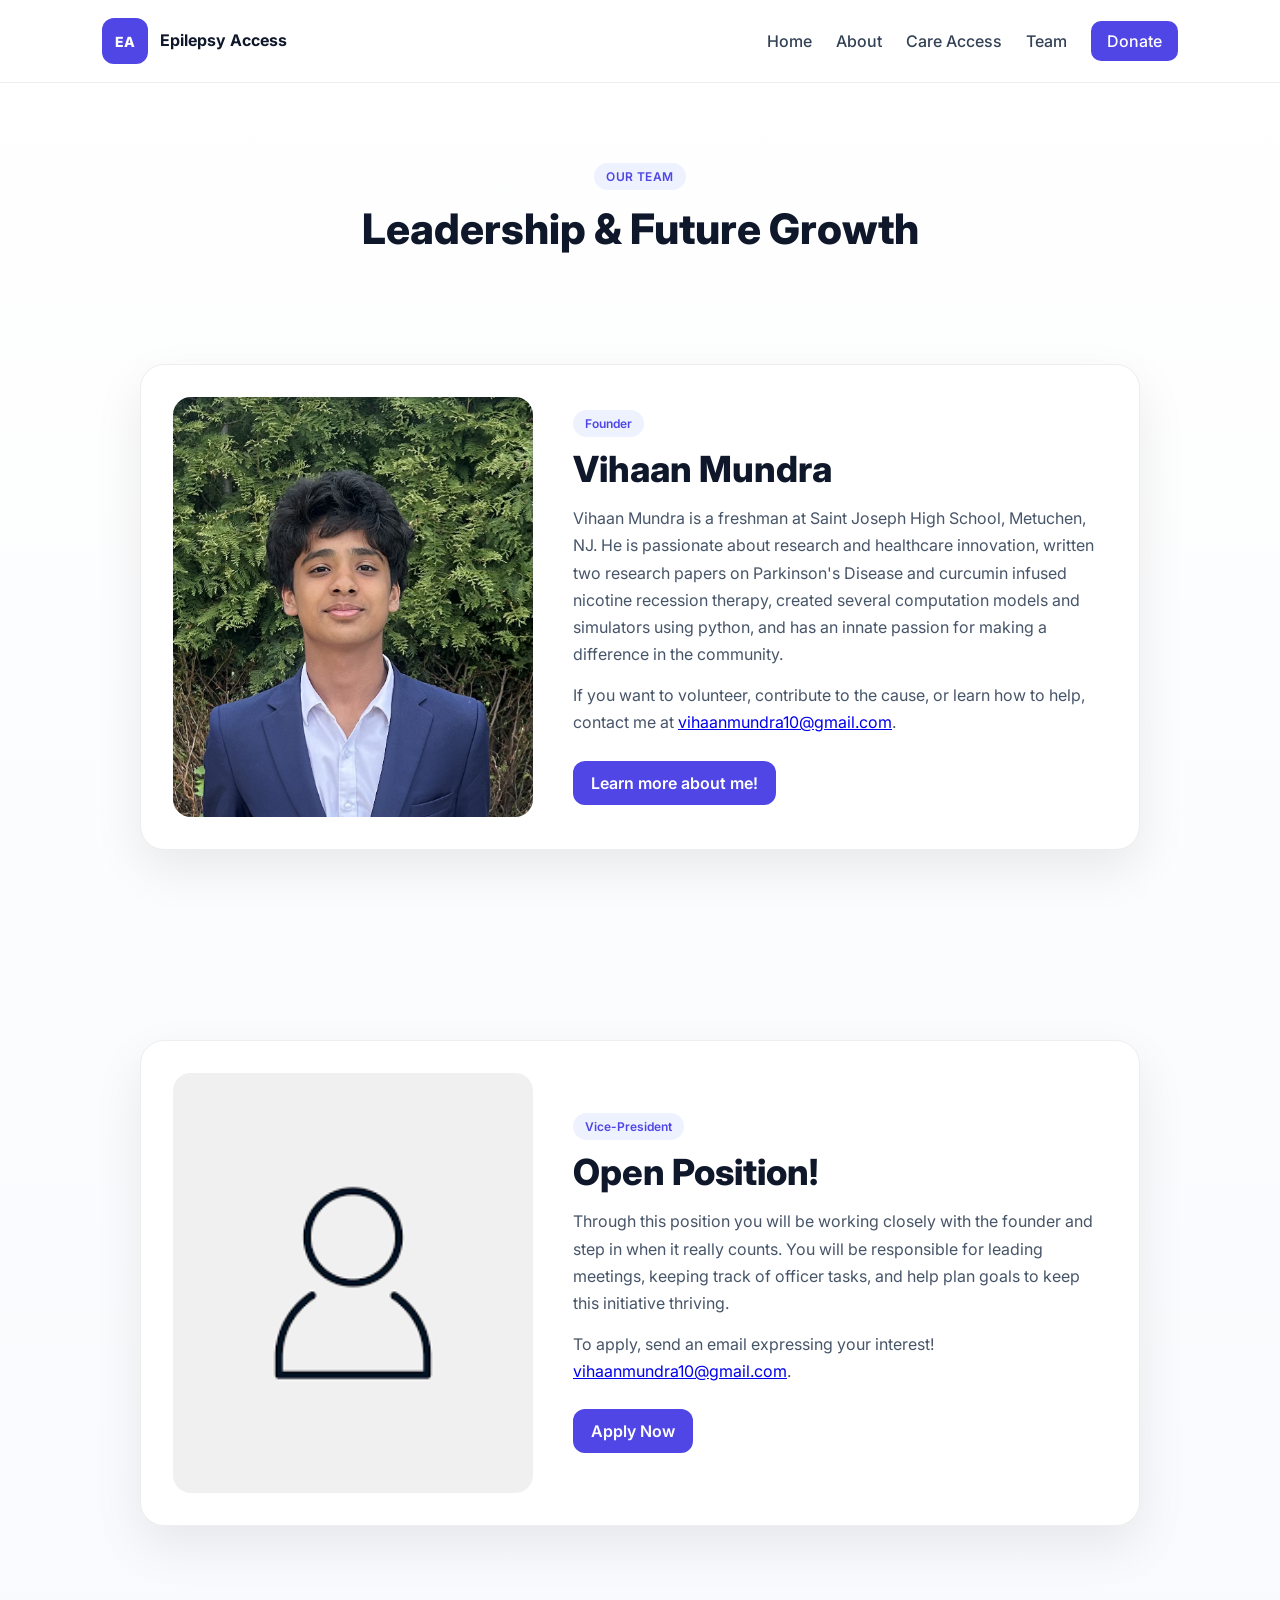
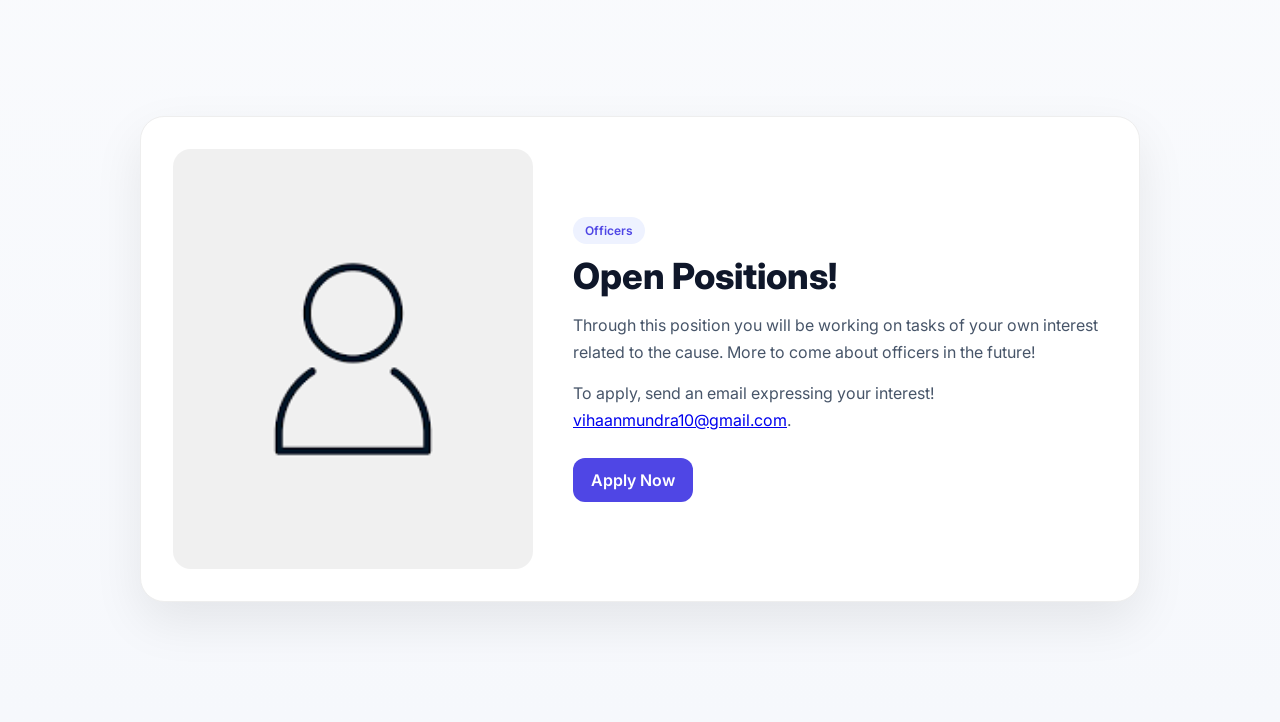
<file: team.html>
<!DOCTYPE html>
<html lang="en">
<head>
    <meta charset="UTF-8">
    <meta name="viewport" content="width=device-width, initial-scale=1.0">
    <title>Team | Epilepsy Access NJ</title>

    <link rel="stylesheet" href="style.css">
    <link href="https://fonts.googleapis.com/css2?family=Inter:wght@300;400;500;600;700;800&display=swap" rel="stylesheet">
</head>

<body>

<nav class="navbar">
        <div class="logo-container">
            <div class="logo-box">EA</div>
            <div class="logo-text">
                <h2>Epilepsy Access</h2>
                <p></p>
            </div>
        </div>
        <ul class="nav-links">
            <li><a href="index.html">Home</a></li>
            <li><a href="about.html">About</a></li>
            <li><a href="care.html">Care Access</a></li>
            <li><a href="team.html">Team</a></li>
            <li><a href="donate.html" class="donate-nav-btn">Donate</a></li>
        </ul>
    </nav>

<section class="page-hero">
    <p class="section-tag">OUR TEAM</p>
    <h1>Leadership & Future Growth</h1>
</section>

<section class="team-wrapper">

    <div class="team-box">

        <div class="team-img">
            <img src="IMG_7709.jpg" alt="Vihaan Mundra">
        </div>

        <div class="team-text">

            <span class="tag">Founder</span>

            <h2>Vihaan Mundra</h2>

            <p>
                Vihaan Mundra is a freshman at Saint Joseph High School, Metuchen, NJ. He is passionate about research and healthcare innovation, written two research papers on Parkinson's Disease and curcumin infused nicotine recession therapy, created several computation models and simulators using python, and has an innate passion for making a difference in the community.
            </p>

            <p>
                If you want to volunteer, contribute to the cause, or learn how to help, contact me at
                <a href="mailto:vihaanmundra10@gmail.com">vihaanmundra10@gmail.com</a>.
            </p>

            <a class="btn" href="https://vihaanmundra10-cloud.github.io/portfolio" target="_blank">
                Learn more about me!
            </a>

        </div>

    </div>

</section>

<section class="team-wrapper">

    <div class="team-box">

        <div class="team-img">
            <img src="image" alt="Vihaan Mundra">
        </div>

        <div class="team-text">

            <span class="tag">Vice-President</span>

            <h2>Open Position!</h2>

            <p>
               Through this position you will be working closely with the founder and step in when it really counts. You will be responsible for leading meetings, keeping track of officer tasks, and help plan goals to keep this initiative thriving.
            </p>

            <p>
                To apply, send an email expressing your interest!
                <a href="mailto:vihaanmundra10@gmail.com">vihaanmundra10@gmail.com</a>.
            </p>

            <a class="btn" href="https://vihaanmundra10-cloud.github.io/portfolio" target="_blank">
                Apply Now
            </a>

        </div>

    </div>

</section>

    <section class="team-wrapper">

    <div class="team-box">

        <div class="team-img">
            <img src="image" alt="Vihaan Mundra">
        </div>

        <div class="team-text">

            <span class="tag">Officers</span>

            <h2>Open Positions!</h2>

            <p>
               Through this position you will be working on tasks of your own interest related to the cause. More to come about officers in the future!
            </p>

            <p>
                To apply, send an email expressing your interest!
                <a href="mailto:vihaanmundra10@gmail.com">vihaanmundra10@gmail.com</a>.
            </p>

            <a class="btn" href="https://vihaanmundra10-cloud.github.io/portfolio" target="_blank">
                Apply Now
            </a>

        </div>

    </div>

</section>
</body>
</html>
</file>
<file: style.css>
/* =========================
   RESET
========================= */
* {
    margin: 0;
    padding: 0;
    box-sizing: border-box;
}
html {
    scroll-behavior: smooth;
}
body {
    font-family: "Inter", sans-serif;
    background: linear-gradient(180deg, #ffffff, #f6f8fc);
    color: #0f172a;
}

/* =========================
   NAVBAR
========================= */
.navbar {
    display: flex;
    justify-content: space-between;
    align-items: center;
    padding: 18px 8%;
    position: sticky;
    top: 0;
    background: rgba(255, 255, 255, 0.9);
    backdrop-filter: blur(12px);
    border-bottom: 1px solid #eee;
    z-index: 100;
}
.logo-container {
    display: flex;
    align-items: center;
    gap: 12px;
}
.logo-box {
    width: 46px;
    height: 46px;
    display: flex;
    justify-content: center;
    align-items: center;
    border-radius: 12px;
    background: #4f46e5;
    color: white;
    font-weight: 800;
    font-size: 14px;
    flex-shrink: 0;
}
.logo-text h2 {
    font-size: 16px;
    font-weight: 700;
    color: #0f172a;
    line-height: 1.2;
}
.logo-text p {
    font-size: 12px;
    color: #94a3b8;
}
.nav-links {
    display: flex;
    gap: 24px;
    list-style: none;
    align-items: center;
}
.nav-links a {
    text-decoration: none;
    color: #334155;
    font-weight: 500;
    transition: color 0.2s;
}
.nav-links a:hover {
    color: #4f46e5;
}
.donate-nav-btn {
    background: #4f46e5;
    color: white !important;
    padding: 10px 16px;
    border-radius: 10px;
}
.donate-nav-btn:hover {
    background: #4338ca;
    color: white !important;
}

/* =========================
   HERO (INDEX PAGE)
========================= */
.hero {
    display: flex;
    align-items: center;
    justify-content: space-between;
    gap: 48px;
    padding: 80px 8%;
    min-height: calc(100vh - 80px);
}
.hero-left {
    flex: 1;
    max-width: 560px;
}
.hero-badge {
    display: inline-block;
    padding: 6px 12px;
    background: #eef2ff;
    color: #4f46e5;
    border-radius: 999px;
    font-size: 12px;
    font-weight: 700;
    letter-spacing: 0.05em;
    margin-bottom: 20px;
}
.hero-left h1 {
    font-size: 48px;
    font-weight: 800;
    line-height: 1.15;
    margin-bottom: 20px;
    color: #0f172a;
}
.hero-left h1 span {
    color: #4f46e5;
}
.hero-description {
    font-size: 16px;
    color: #475569;
    line-height: 1.75;
    margin-bottom: 32px;
}
.hero-buttons {
    display: flex;
    gap: 14px;
    flex-wrap: wrap;
}
.primary-btn {
    display: inline-block;
    padding: 14px 24px;
    background: #4f46e5;
    color: white;
    border-radius: 12px;
    font-weight: 600;
    text-decoration: none;
    transition: background 0.2s;
}
.primary-btn:hover {
    background: #4338ca;
}
.secondary-btn {
    display: inline-block;
    padding: 14px 24px;
    background: white;
    color: #0f172a;
    border-radius: 12px;
    font-weight: 600;
    text-decoration: none;
    border: 1px solid #e2e8f0;
    transition: border-color 0.2s, color 0.2s;
}
.secondary-btn:hover {
    border-color: #4f46e5;
    color: #4f46e5;
}
.hero-right {
    display: flex;
    flex-direction: column;
    gap: 20px;
    flex-shrink: 0;
    width: 300px;
}

/* =========================
   STAT CARDS (HERO)
========================= */
.stat-card {
    background: white;
    border: 1px solid #e2e8f0;
    border-radius: 18px;
    padding: 24px;
    box-shadow: 0 8px 24px rgba(0, 0, 0, 0.06);
}
.stat-header {
    display: flex;
    align-items: center;
    gap: 10px;
    margin-bottom: 10px;
}
.stat-icon {
    width: 10px;
    height: 10px;
    background: #4f46e5;
    border-radius: 50%;
}
.stat-header span {
    font-size: 11px;
    font-weight: 700;
    color: #94a3b8;
    letter-spacing: 0.06em;
}
.stat-card h2 {
    font-size: 32px;
    font-weight: 800;
    color: #0f172a;
    margin-bottom: 6px;
}
.stat-card p {
    font-size: 14px;
    color: #64748b;
    line-height: 1.6;
}

/* =========================
   PAGE HERO (INNER PAGES)
========================= */
.page-hero {
    text-align: center;
    padding: 80px 20px 40px;
}
.section-tag {
    display: inline-block;
    padding: 6px 12px;
    background: #eef2ff;
    color: #4f46e5;
    border-radius: 999px;
    font-size: 12px;
    font-weight: 600;
    letter-spacing: 0.04em;
    margin-bottom: 14px;
}
.page-hero h1 {
    font-size: 42px;
    font-weight: 800;
    max-width: 700px;
    margin: 0 auto;
    line-height: 1.2;
}

/* =========================
   CONTENT SECTION
========================= */
.content-section {
    padding: 60px 8% 100px;
}
.content-grid {
    display: grid;
    grid-template-columns: repeat(auto-fit, minmax(240px, 1fr));
    gap: 24px;
    max-width: 1100px;
    margin: 0 auto;
}
.content-card {
    background: white;
    border: 1px solid #e2e8f0;
    border-radius: 20px;
    padding: 28px;
    box-shadow: 0 10px 30px rgba(0, 0, 0, 0.05);
}
.content-card h2 {
    font-size: 24px;
    font-weight: 800;
    color: #0f172a;
    margin-bottom: 14px;
}
.content-card h3 {
    font-size: 18px;
    font-weight: 700;
    color: #0f172a;
    margin-bottom: 8px;
}
.content-card p {
    color: #475569;
    line-height: 1.75;
    margin-bottom: 12px;
}
.large-card {
    grid-column: 1 / -1;
}

/* =========================
   TEAM PAGE
========================= */
.team-wrapper {
    display: flex;
    justify-content: center;
    padding: 70px 20px 120px;
}
.team-box {
    display: grid;
    grid-template-columns: 360px 1fr;
    gap: 40px;
    max-width: 1000px;
    width: 100%;
    background: white;
    border: 1px solid #eee;
    border-radius: 24px;
    padding: 32px;
    box-shadow: 0 20px 50px rgba(0, 0, 0, 0.08);
    align-items: center;
}
.team-img {
    width: 360px;
    height: 420px;
    border-radius: 18px;
    overflow: hidden;
}
.team-img img {
    width: 100%;
    height: 100%;
    object-fit: cover;
    object-position: top;
    display: block;
}
.team-text h2 {
    font-size: 36px;
    font-weight: 800;
    margin-bottom: 14px;
}
.team-text p {
    color: #475569;
    line-height: 1.7;
    margin-bottom: 14px;
}
.tag {
    display: inline-block;
    padding: 6px 12px;
    border-radius: 999px;
    background: #eef2ff;
    color: #4f46e5;
    font-size: 12px;
    font-weight: 600;
    margin-bottom: 10px;
}
.btn {
    display: inline-block;
    margin-top: 10px;
    padding: 12px 18px;
    border-radius: 12px;
    background: #4f46e5;
    color: white !important;
    text-decoration: none;
    font-weight: 600;
    transition: background 0.2s;
}
.btn:hover {
    background: #4338ca;
}

/* =========================
   RESPONSIVE
========================= */
@media (max-width: 900px) {
    .hero {
        flex-direction: column;
        padding: 60px 6%;
        min-height: unset;
    }
    .hero-left {
        max-width: 100%;
        text-align: center;
    }
    .hero-left h1 {
        font-size: 36px;
    }
    .hero-buttons {
        justify-content: center;
    }
    .hero-right {
        width: 100%;
    }
    .team-box {
        grid-template-columns: 1fr;
        text-align: center;
    }
    .team-img {
        width: 100%;
        height: 360px;
    }
    .page-hero h1 {
        font-size: 30px;
    }
    .navbar {
        padding: 16px 5%;
        flex-wrap: wrap;
        gap: 12px;
    }
    .nav-links {
        gap: 14px;
    }
}

@media (max-width: 600px) {
    .hero-left h1 {
        font-size: 28px;
    }
    .content-grid {
        grid-template-columns: 1fr;
    }
    .large-card {
        grid-column: auto;
    }
}
</file>
